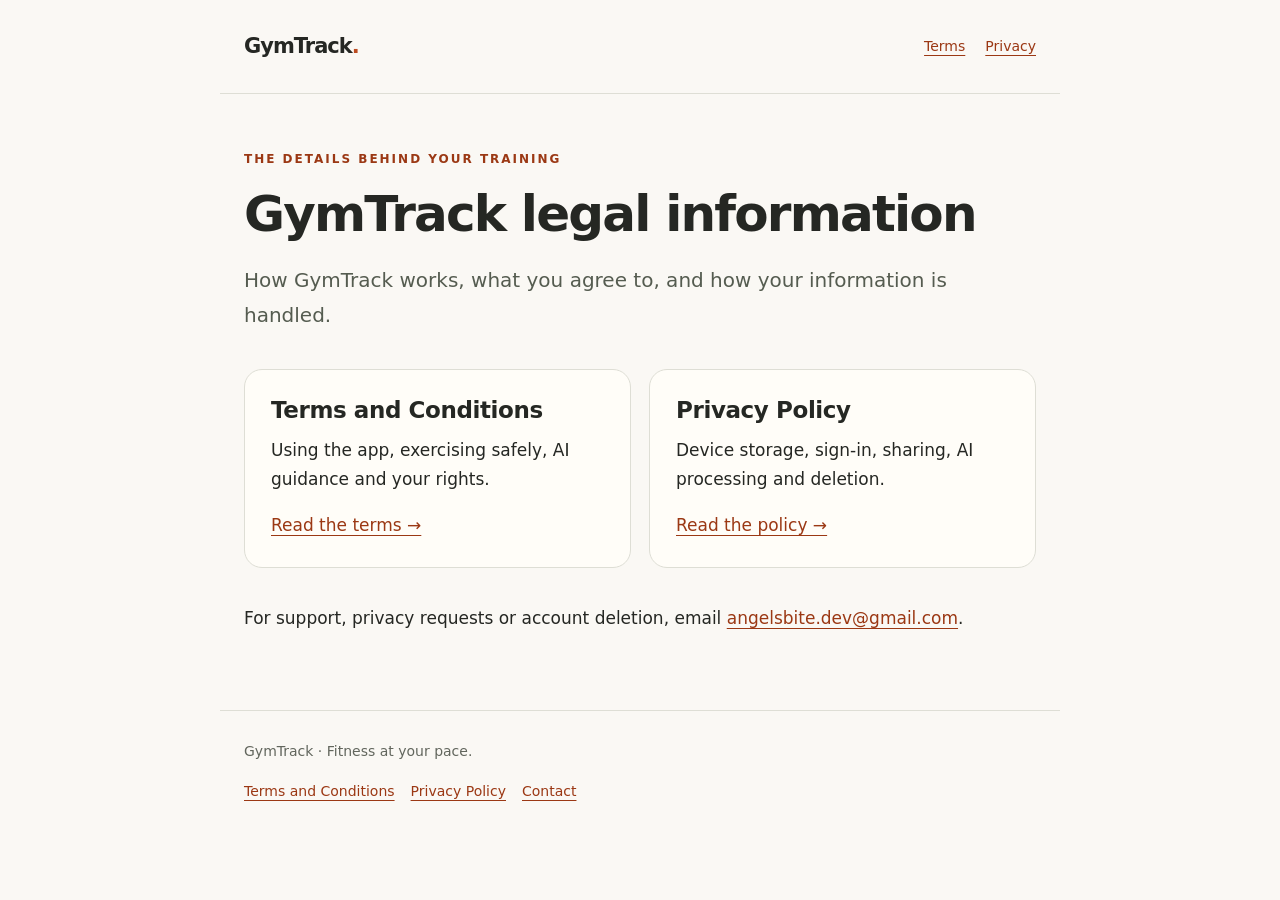
<file: index.html>
<!doctype html>
<html lang="en"><head><meta charset="utf-8"><meta name="viewport" content="width=device-width, initial-scale=1"><meta name="description" content="Legal information for GymTrack, the workout planning and fitness progress app."><title>Legal information · GymTrack</title><link rel="stylesheet" href="style.css"></head>
<body><a class="skip" href="#main">Skip to content</a><header><a class="brand" href="index.html">GymTrack<span aria-hidden="true" style="color:#bc4b20">.</span></a><nav aria-label="Legal"><a href="terms.html">Terms</a><a href="privacy.html">Privacy</a></nav></header><main id="main"><p class="eyebrow">The details behind your training</p><h1>GymTrack legal information</h1><p class="intro">How GymTrack works, what you agree to, and how your information is handled.</p><div class="cards"><section class="card"><h2>Terms and Conditions</h2><p>Using the app, exercising safely, AI guidance and your rights.</p><a href="terms.html">Read the terms →</a></section><section class="card"><h2>Privacy Policy</h2><p>Device storage, sign-in, sharing, AI processing and deletion.</p><a href="privacy.html">Read the policy →</a></section></div><p>For support, privacy requests or account deletion, email <a href="mailto:angelsbite.dev@gmail.com">angelsbite.dev@gmail.com</a>.</p></main><footer><p>GymTrack · Fitness at your pace.</p><a href="terms.html">Terms and Conditions</a><a href="privacy.html">Privacy Policy</a><a href="mailto:angelsbite.dev@gmail.com">Contact</a></footer></body></html>
</file>
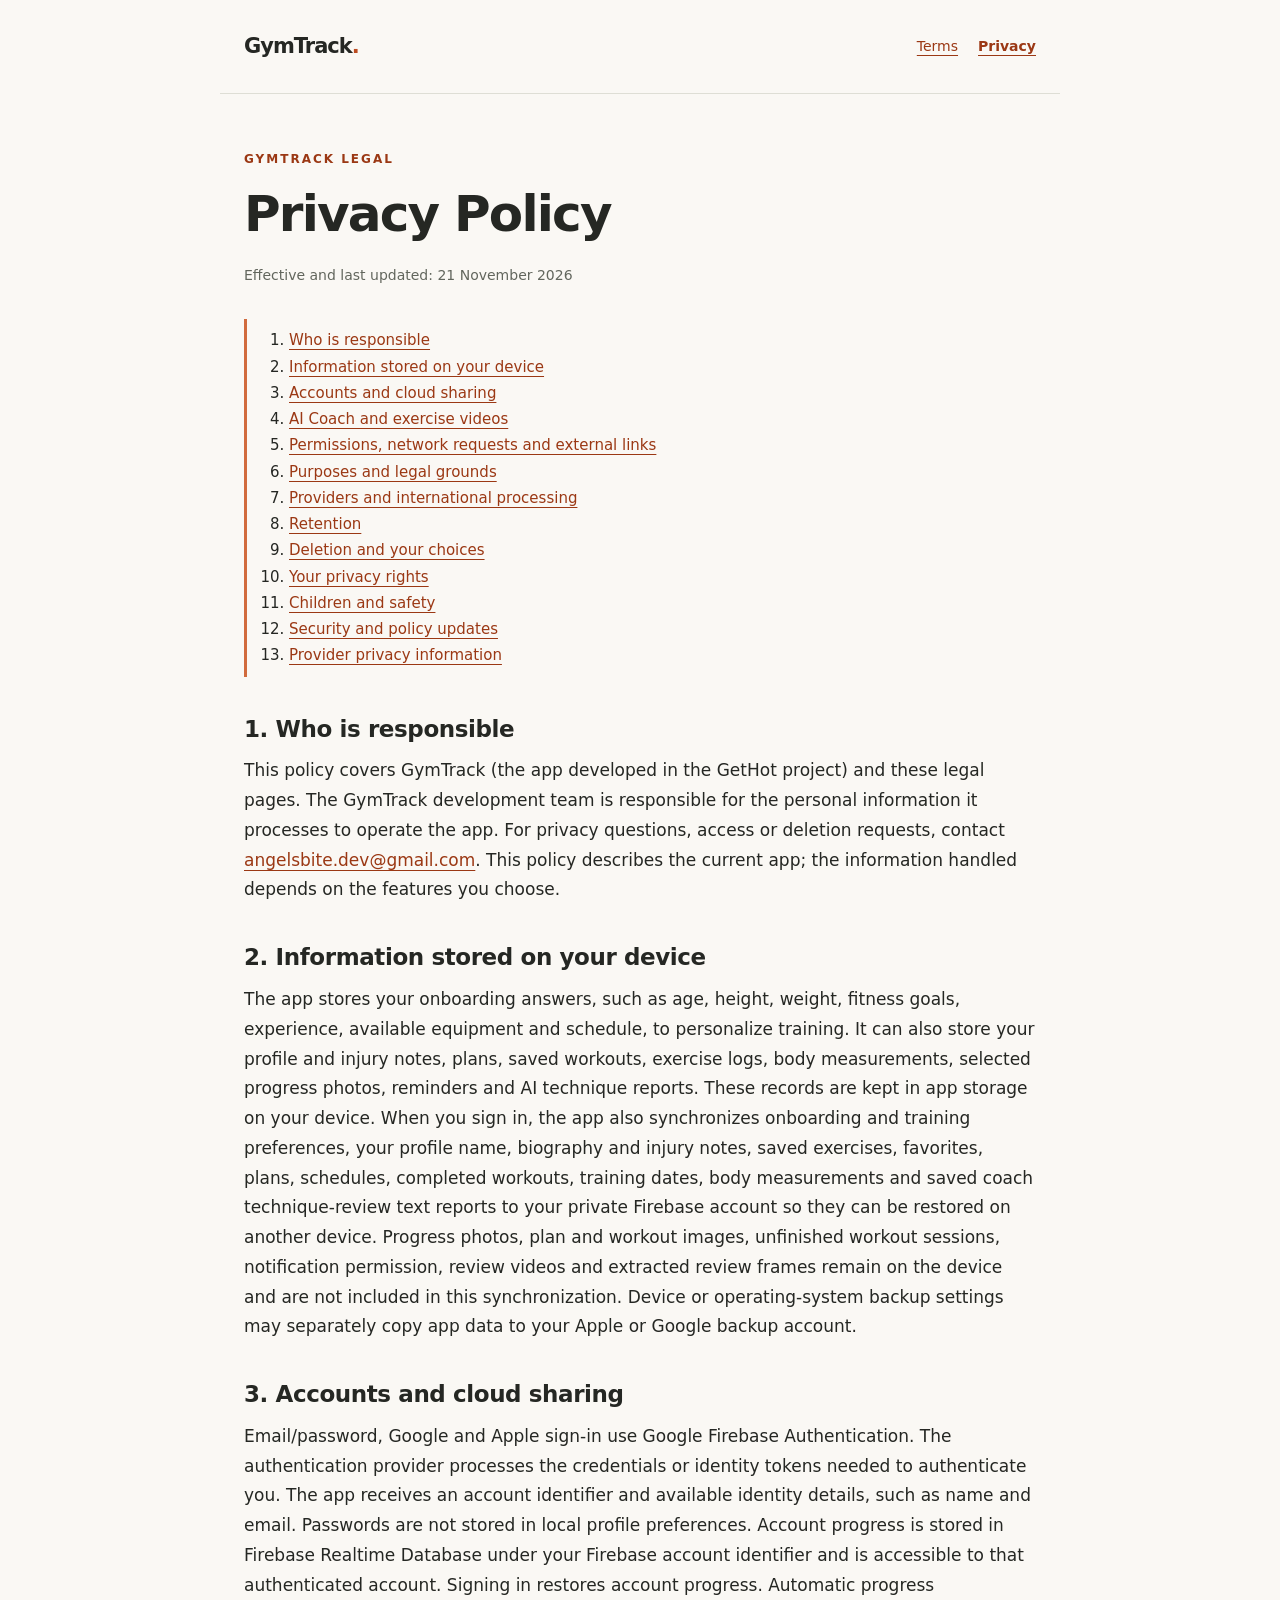
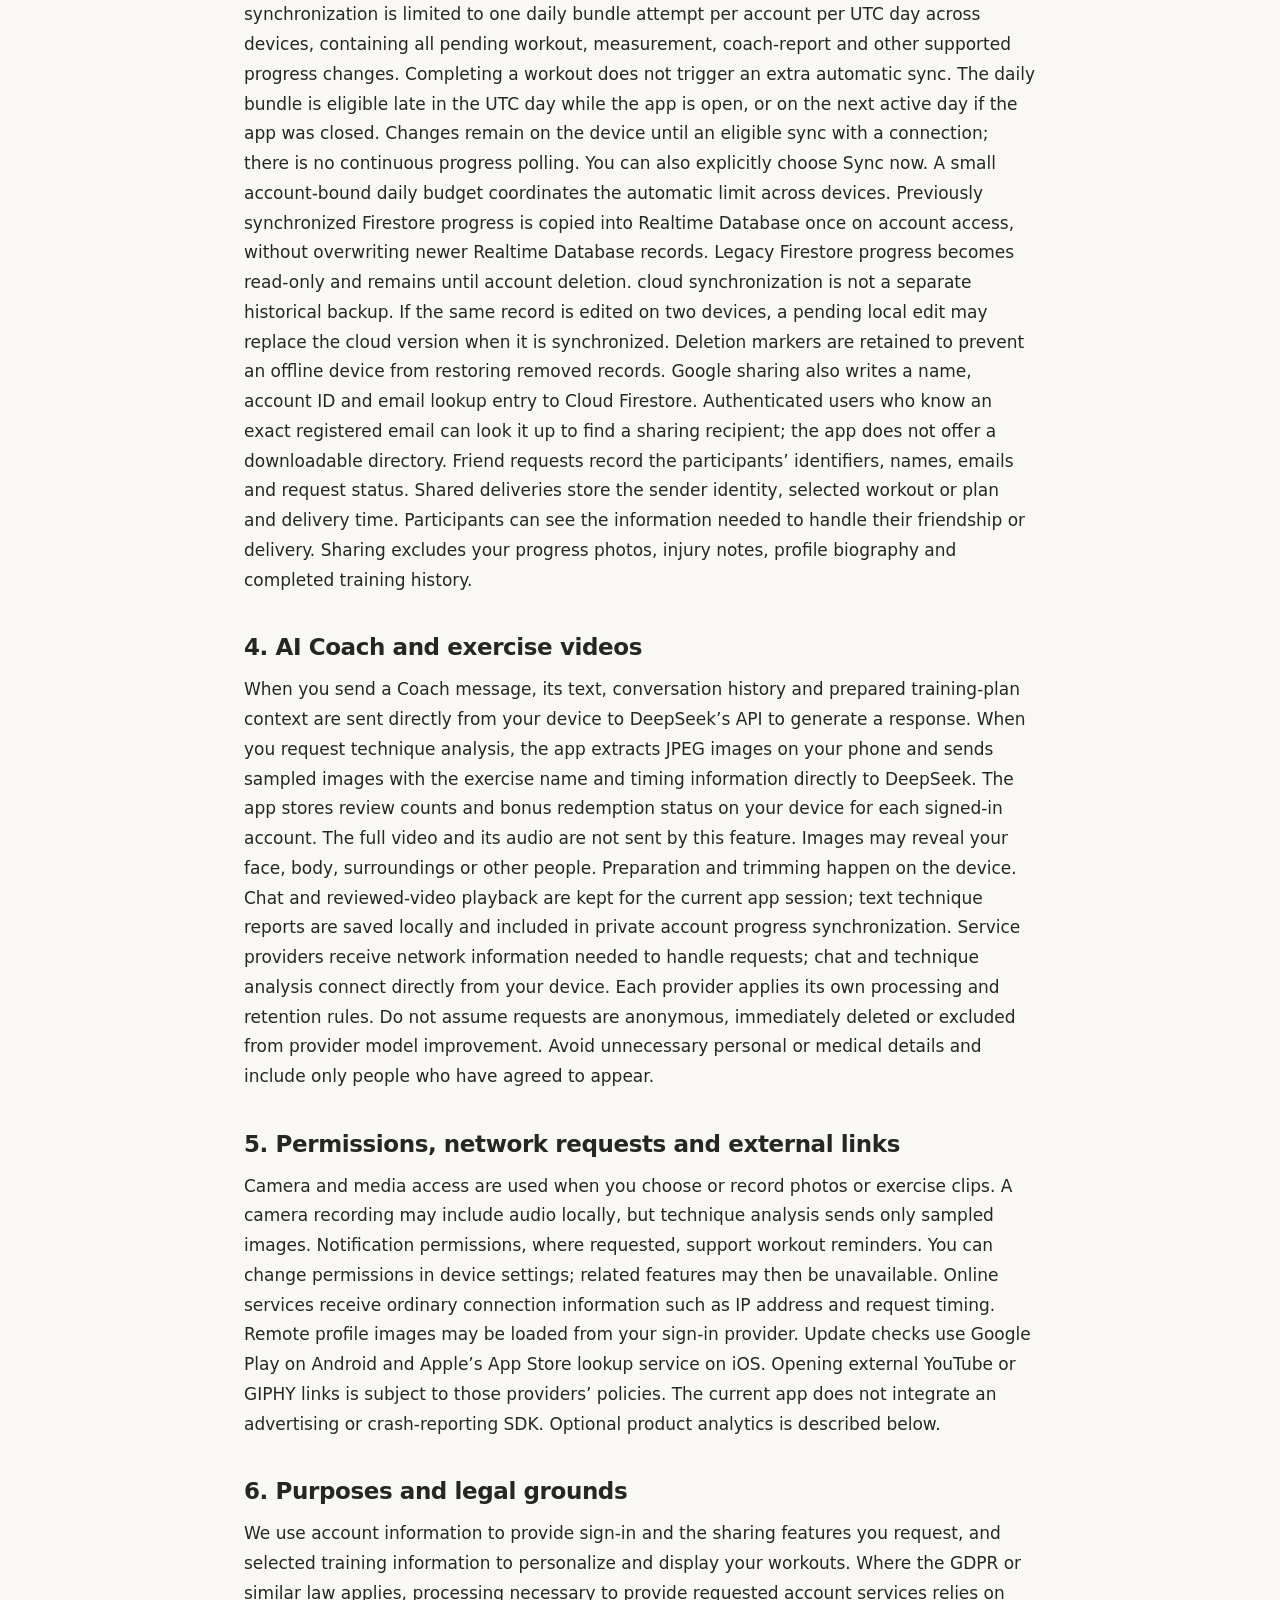
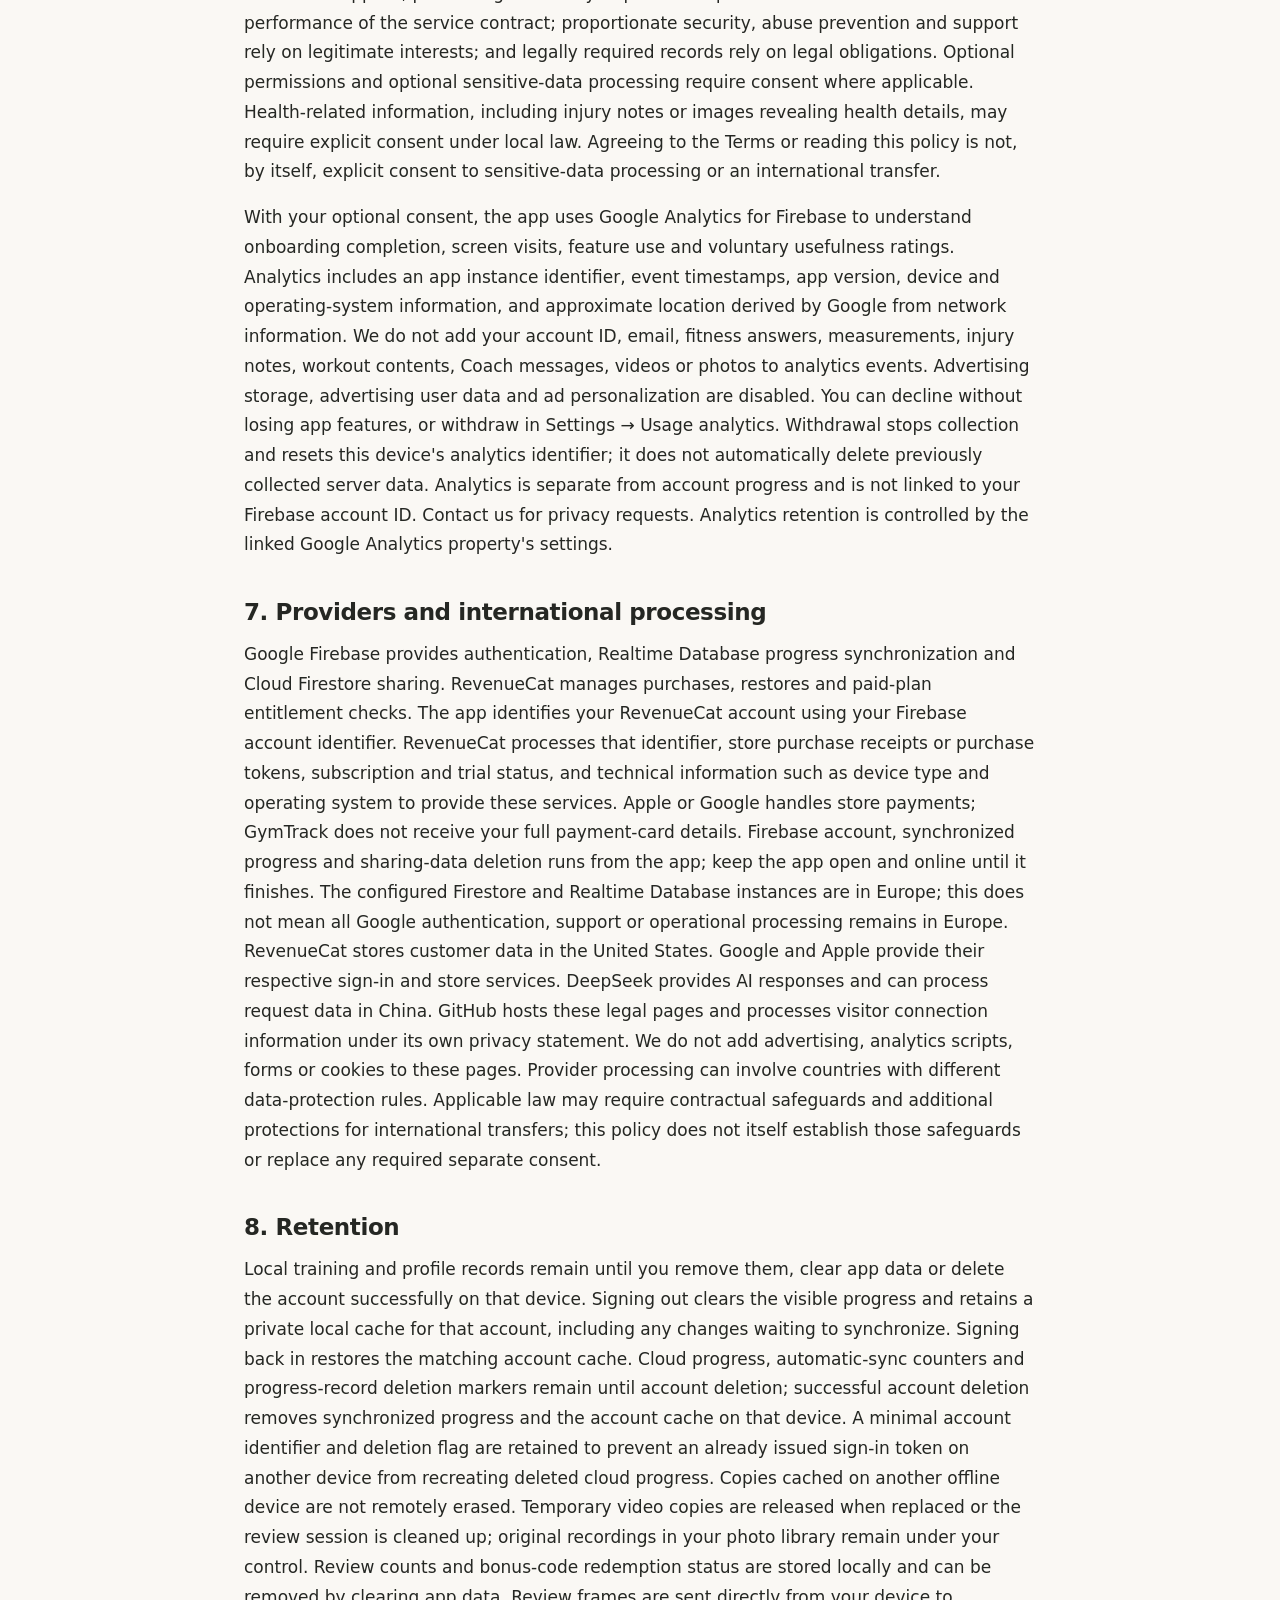
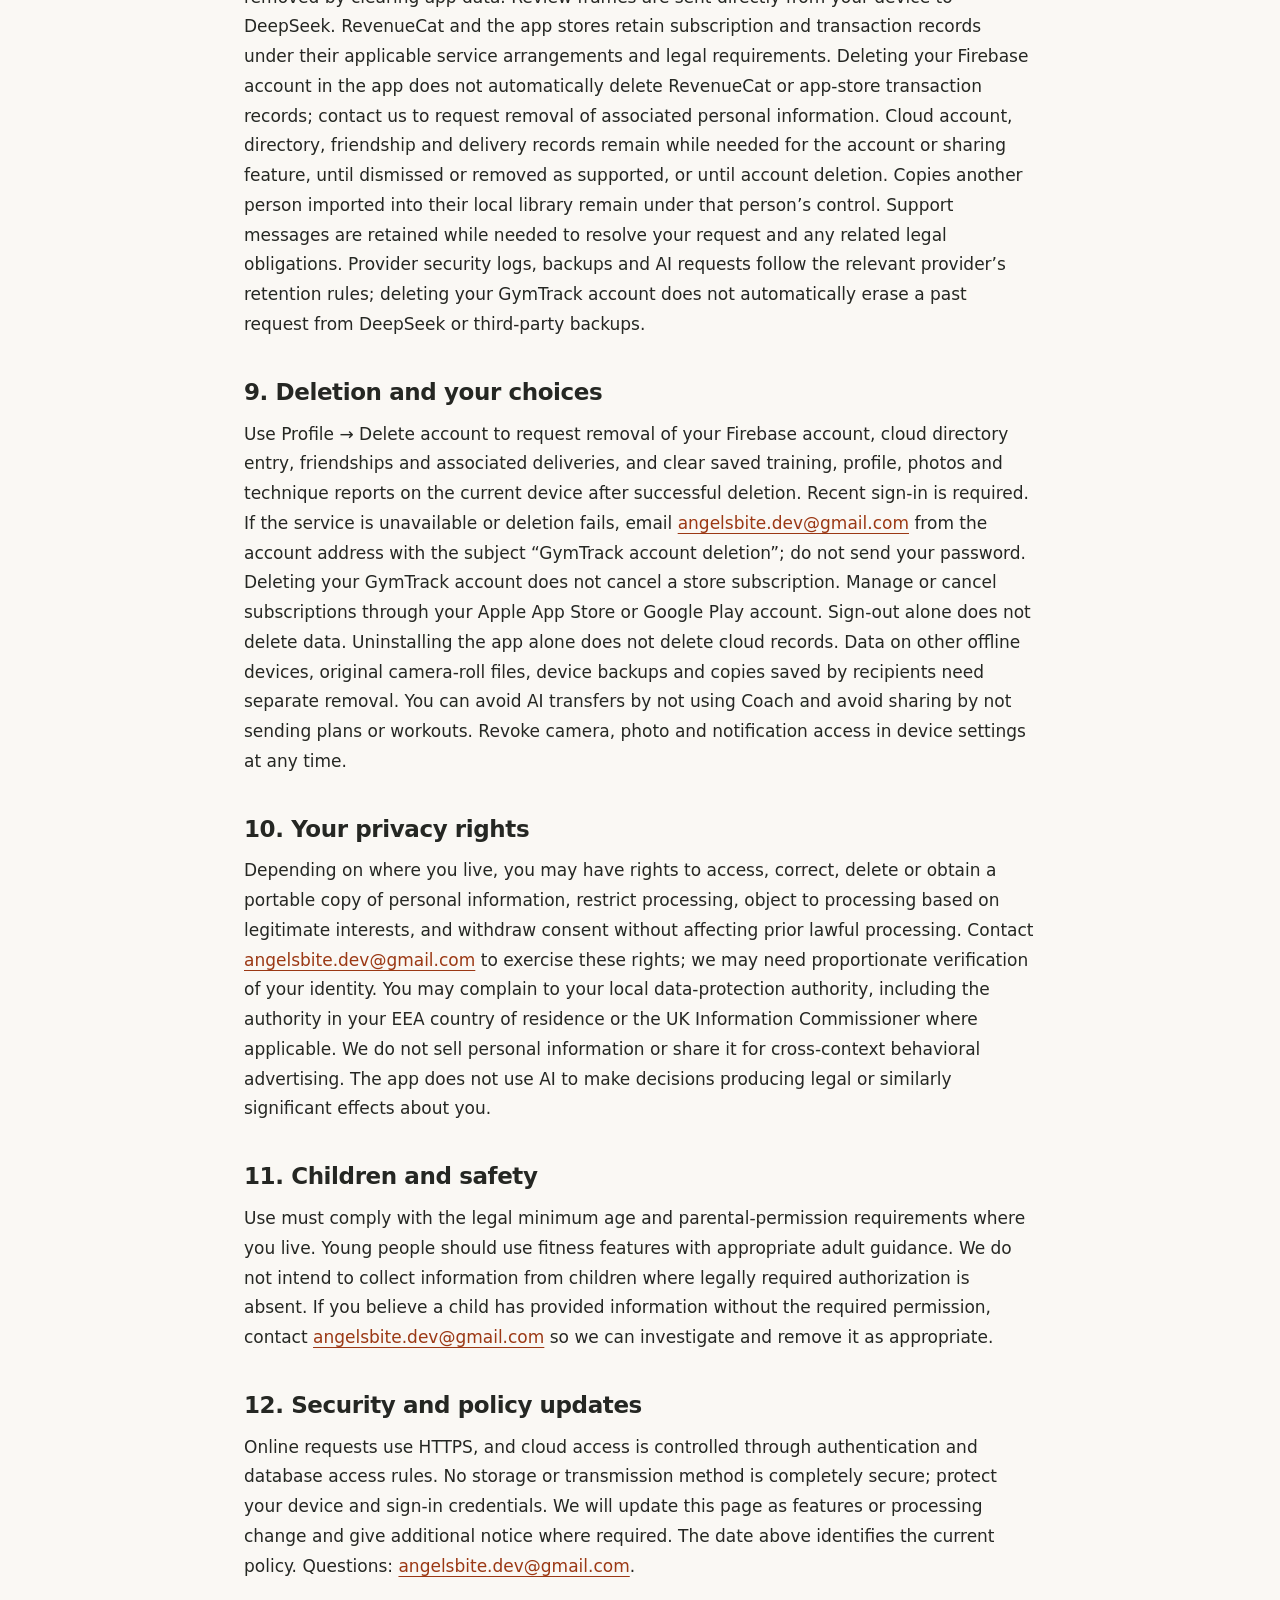
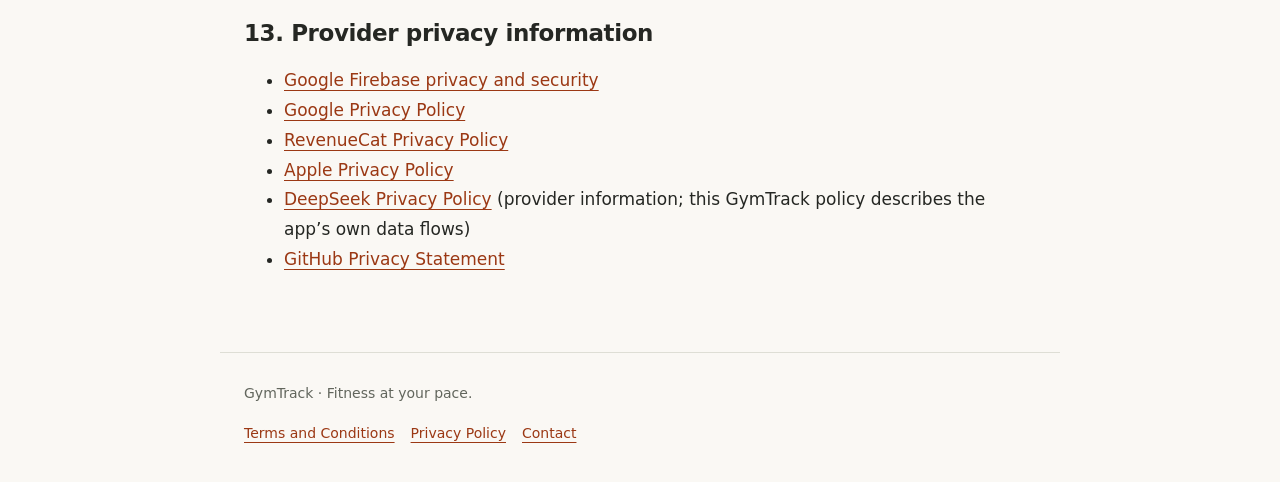
<file: privacy.html>
<!doctype html>
<html lang="en"><head><meta charset="utf-8"><meta name="viewport" content="width=device-width, initial-scale=1"><meta name="description" content="Privacy Policy for GymTrack, the workout planning and fitness progress app."><title>Privacy Policy · GymTrack</title><link rel="stylesheet" href="style.css"></head>
<body><a class="skip" href="#main">Skip to content</a><header><a class="brand" href="index.html">GymTrack<span aria-hidden="true" style="color:#bc4b20">.</span></a><nav aria-label="Legal"><a href="terms.html">Terms</a><a href="privacy.html" aria-current="page">Privacy</a></nav></header><main id="main"><p class="eyebrow">GymTrack legal</p><h1>Privacy Policy</h1><p class="date">Effective and last updated: <time datetime="2026-11-21">21 November 2026</time></p><nav class="toc" aria-label="On this page"><ol><li><a href="#section-1">Who is responsible</a></li><li><a href="#section-2">Information stored on your device</a></li><li><a href="#section-3">Accounts and cloud sharing</a></li><li><a href="#section-4">AI Coach and exercise videos</a></li><li><a href="#section-5">Permissions, network requests and external links</a></li><li><a href="#section-6">Purposes and legal grounds</a></li><li><a href="#section-7">Providers and international processing</a></li><li><a href="#section-8">Retention</a></li><li><a href="#section-9">Deletion and your choices</a></li><li><a href="#section-10">Your privacy rights</a></li><li><a href="#section-11">Children and safety</a></li><li><a href="#section-12">Security and policy updates</a></li><li><a href="#section-13">Provider privacy information</a></li></ol></nav><section aria-labelledby="section-1"><h2 id="section-1">1. Who is responsible</h2><p>This policy covers GymTrack (the app developed in the GetHot project) and these legal pages. The GymTrack development team is responsible for the personal information it processes to operate the app. For privacy questions, access or deletion requests, contact <a href="mailto:angelsbite.dev@gmail.com">angelsbite.dev@gmail.com</a>. This policy describes the current app; the information handled depends on the features you choose.</p></section><section aria-labelledby="section-2"><h2 id="section-2">2. Information stored on your device</h2><p>The app stores your onboarding answers, such as age, height, weight, fitness goals, experience, available equipment and schedule, to personalize training. It can also store your profile and injury notes, plans, saved workouts, exercise logs, body measurements, selected progress photos, reminders and AI technique reports. These records are kept in app storage on your device. When you sign in, the app also synchronizes onboarding and training preferences, your profile name, biography and injury notes, saved exercises, favorites, plans, schedules, completed workouts, training dates, body measurements and saved coach technique-review text reports to your private Firebase account so they can be restored on another device. Progress photos, plan and workout images, unfinished workout sessions, notification permission, review videos and extracted review frames remain on the device and are not included in this synchronization. Device or operating-system backup settings may separately copy app data to your Apple or Google backup account.</p></section><section aria-labelledby="section-3"><h2 id="section-3">3. Accounts and cloud sharing</h2><p>Email/password, Google and Apple sign-in use Google Firebase Authentication. The authentication provider processes the credentials or identity tokens needed to authenticate you. The app receives an account identifier and available identity details, such as name and email. Passwords are not stored in local profile preferences. Account progress is stored in Firebase Realtime Database under your Firebase account identifier and is accessible to that authenticated account. Signing in restores account progress. Automatic progress synchronization is limited to one daily bundle attempt per account per UTC day across devices, containing all pending workout, measurement, coach-report and other supported progress changes. Completing a workout does not trigger an extra automatic sync. The daily bundle is eligible late in the UTC day while the app is open, or on the next active day if the app was closed. Changes remain on the device until an eligible sync with a connection; there is no continuous progress polling. You can also explicitly choose Sync now. A small account-bound daily budget coordinates the automatic limit across devices. Previously synchronized Firestore progress is copied into Realtime Database once on account access, without overwriting newer Realtime Database records. Legacy Firestore progress becomes read-only and remains until account deletion. cloud synchronization is not a separate historical backup. If the same record is edited on two devices, a pending local edit may replace the cloud version when it is synchronized. Deletion markers are retained to prevent an offline device from restoring removed records. Google sharing also writes a name, account ID and email lookup entry to Cloud Firestore. Authenticated users who know an exact registered email can look it up to find a sharing recipient; the app does not offer a downloadable directory. Friend requests record the participants’ identifiers, names, emails and request status. Shared deliveries store the sender identity, selected workout or plan and delivery time. Participants can see the information needed to handle their friendship or delivery. Sharing excludes your progress photos, injury notes, profile biography and completed training history.</p></section><section aria-labelledby="section-4"><h2 id="section-4">4. AI Coach and exercise videos</h2><p>When you send a Coach message, its text, conversation history and prepared training-plan context are sent directly from your device to DeepSeek’s API to generate a response. When you request technique analysis, the app extracts JPEG images on your phone and sends sampled images with the exercise name and timing information directly to DeepSeek. The app stores review counts and bonus redemption status on your device for each signed-in account. The full video and its audio are not sent by this feature. Images may reveal your face, body, surroundings or other people. Preparation and trimming happen on the device. Chat and reviewed-video playback are kept for the current app session; text technique reports are saved locally and included in private account progress synchronization. Service providers receive network information needed to handle requests; chat and technique analysis connect directly from your device. Each provider applies its own processing and retention rules. Do not assume requests are anonymous, immediately deleted or excluded from provider model improvement. Avoid unnecessary personal or medical details and include only people who have agreed to appear.</p></section><section aria-labelledby="section-5"><h2 id="section-5">5. Permissions, network requests and external links</h2><p>Camera and media access are used when you choose or record photos or exercise clips. A camera recording may include audio locally, but technique analysis sends only sampled images. Notification permissions, where requested, support workout reminders. You can change permissions in device settings; related features may then be unavailable. Online services receive ordinary connection information such as IP address and request timing. Remote profile images may be loaded from your sign-in provider. Update checks use Google Play on Android and Apple’s App Store lookup service on iOS. Opening external YouTube or GIPHY links is subject to those providers’ policies. The current app does not integrate an advertising or crash-reporting SDK. Optional product analytics is described below.</p></section><section aria-labelledby="section-6"><h2 id="section-6">6. Purposes and legal grounds</h2><p>We use account information to provide sign-in and the sharing features you request, and selected training information to personalize and display your workouts. Where the GDPR or similar law applies, processing necessary to provide requested account services relies on performance of the service contract; proportionate security, abuse prevention and support rely on legitimate interests; and legally required records rely on legal obligations. Optional permissions and optional sensitive-data processing require consent where applicable. Health-related information, including injury notes or images revealing health details, may require explicit consent under local law. Agreeing to the Terms or reading this policy is not, by itself, explicit consent to sensitive-data processing or an international transfer.</p><p>With your optional consent, the app uses Google Analytics for Firebase to understand onboarding completion, screen visits, feature use and voluntary usefulness ratings. Analytics includes an app instance identifier, event timestamps, app version, device and operating-system information, and approximate location derived by Google from network information. We do not add your account ID, email, fitness answers, measurements, injury notes, workout contents, Coach messages, videos or photos to analytics events. Advertising storage, advertising user data and ad personalization are disabled. You can decline without losing app features, or withdraw in Settings → Usage analytics. Withdrawal stops collection and resets this device's analytics identifier; it does not automatically delete previously collected server data. Analytics is separate from account progress and is not linked to your Firebase account ID. Contact us for privacy requests. Analytics retention is controlled by the linked Google Analytics property's settings.</p></section><section aria-labelledby="section-7"><h2 id="section-7">7. Providers and international processing</h2><p>Google Firebase provides authentication, Realtime Database progress synchronization and Cloud Firestore sharing. RevenueCat manages purchases, restores and paid-plan entitlement checks. The app identifies your RevenueCat account using your Firebase account identifier. RevenueCat processes that identifier, store purchase receipts or purchase tokens, subscription and trial status, and technical information such as device type and operating system to provide these services. Apple or Google handles store payments; GymTrack does not receive your full payment-card details. Firebase account, synchronized progress and sharing-data deletion runs from the app; keep the app open and online until it finishes. The configured Firestore and Realtime Database instances are in Europe; this does not mean all Google authentication, support or operational processing remains in Europe. RevenueCat stores customer data in the United States. Google and Apple provide their respective sign-in and store services. DeepSeek provides AI responses and can process request data in China. GitHub hosts these legal pages and processes visitor connection information under its own privacy statement. We do not add advertising, analytics scripts, forms or cookies to these pages. Provider processing can involve countries with different data-protection rules. Applicable law may require contractual safeguards and additional protections for international transfers; this policy does not itself establish those safeguards or replace any required separate consent.</p></section><section aria-labelledby="section-8"><h2 id="section-8">8. Retention</h2><p>Local training and profile records remain until you remove them, clear app data or delete the account successfully on that device. Signing out clears the visible progress and retains a private local cache for that account, including any changes waiting to synchronize. Signing back in restores the matching account cache. Cloud progress, automatic-sync counters and progress-record deletion markers remain until account deletion; successful account deletion removes synchronized progress and the account cache on that device. A minimal account identifier and deletion flag are retained to prevent an already issued sign-in token on another device from recreating deleted cloud progress. Copies cached on another offline device are not remotely erased. Temporary video copies are released when replaced or the review session is cleaned up; original recordings in your photo library remain under your control. Review counts and bonus-code redemption status are stored locally and can be removed by clearing app data. Review frames are sent directly from your device to DeepSeek. RevenueCat and the app stores retain subscription and transaction records under their applicable service arrangements and legal requirements. Deleting your Firebase account in the app does not automatically delete RevenueCat or app-store transaction records; contact us to request removal of associated personal information. Cloud account, directory, friendship and delivery records remain while needed for the account or sharing feature, until dismissed or removed as supported, or until account deletion. Copies another person imported into their local library remain under that person’s control. Support messages are retained while needed to resolve your request and any related legal obligations. Provider security logs, backups and AI requests follow the relevant provider’s retention rules; deleting your GymTrack account does not automatically erase a past request from DeepSeek or third-party backups.</p></section><section aria-labelledby="section-9"><h2 id="section-9">9. Deletion and your choices</h2><p>Use Profile → Delete account to request removal of your Firebase account, cloud directory entry, friendships and associated deliveries, and clear saved training, profile, photos and technique reports on the current device after successful deletion. Recent sign-in is required. If the service is unavailable or deletion fails, email <a href="mailto:angelsbite.dev@gmail.com">angelsbite.dev@gmail.com</a> from the account address with the subject “GymTrack account deletion”; do not send your password. Deleting your GymTrack account does not cancel a store subscription. Manage or cancel subscriptions through your Apple App Store or Google Play account. Sign-out alone does not delete data. Uninstalling the app alone does not delete cloud records. Data on other offline devices, original camera-roll files, device backups and copies saved by recipients need separate removal. You can avoid AI transfers by not using Coach and avoid sharing by not sending plans or workouts. Revoke camera, photo and notification access in device settings at any time.</p></section><section aria-labelledby="section-10"><h2 id="section-10">10. Your privacy rights</h2><p>Depending on where you live, you may have rights to access, correct, delete or obtain a portable copy of personal information, restrict processing, object to processing based on legitimate interests, and withdraw consent without affecting prior lawful processing. Contact <a href="mailto:angelsbite.dev@gmail.com">angelsbite.dev@gmail.com</a> to exercise these rights; we may need proportionate verification of your identity. You may complain to your local data-protection authority, including the authority in your EEA country of residence or the UK Information Commissioner where applicable. We do not sell personal information or share it for cross-context behavioral advertising. The app does not use AI to make decisions producing legal or similarly significant effects about you.</p></section><section aria-labelledby="section-11"><h2 id="section-11">11. Children and safety</h2><p>Use must comply with the legal minimum age and parental-permission requirements where you live. Young people should use fitness features with appropriate adult guidance. We do not intend to collect information from children where legally required authorization is absent. If you believe a child has provided information without the required permission, contact <a href="mailto:angelsbite.dev@gmail.com">angelsbite.dev@gmail.com</a> so we can investigate and remove it as appropriate.</p></section><section aria-labelledby="section-12"><h2 id="section-12">12. Security and policy updates</h2><p>Online requests use HTTPS, and cloud access is controlled through authentication and database access rules. No storage or transmission method is completely secure; protect your device and sign-in credentials. We will update this page as features or processing change and give additional notice where required. The date above identifies the current policy. Questions: <a href="mailto:angelsbite.dev@gmail.com">angelsbite.dev@gmail.com</a>.</p></section><section aria-labelledby="section-13"><h2 id="section-13">13. Provider privacy information</h2><ul><li><a href="https://firebase.google.com/support/privacy">Google Firebase privacy and security</a></li><li><a href="https://policies.google.com/privacy">Google Privacy Policy</a></li><li><a href="https://www.revenuecat.com/privacy">RevenueCat Privacy Policy</a></li><li><a href="https://www.apple.com/legal/privacy/">Apple Privacy Policy</a></li><li><a href="https://cdn.deepseek.com/policies/en-US/deepseek-privacy-policy.html">DeepSeek Privacy Policy</a> (provider information; this GymTrack policy describes the app’s own data flows)</li><li><a href="https://docs.github.com/en/site-policy/privacy-policies/github-general-privacy-statement">GitHub Privacy Statement</a></li></ul></section></main><footer><p>GymTrack · Fitness at your pace.</p><a href="terms.html">Terms and Conditions</a><a href="privacy.html">Privacy Policy</a><a href="mailto:angelsbite.dev@gmail.com">Contact</a></footer></body></html>
</file>
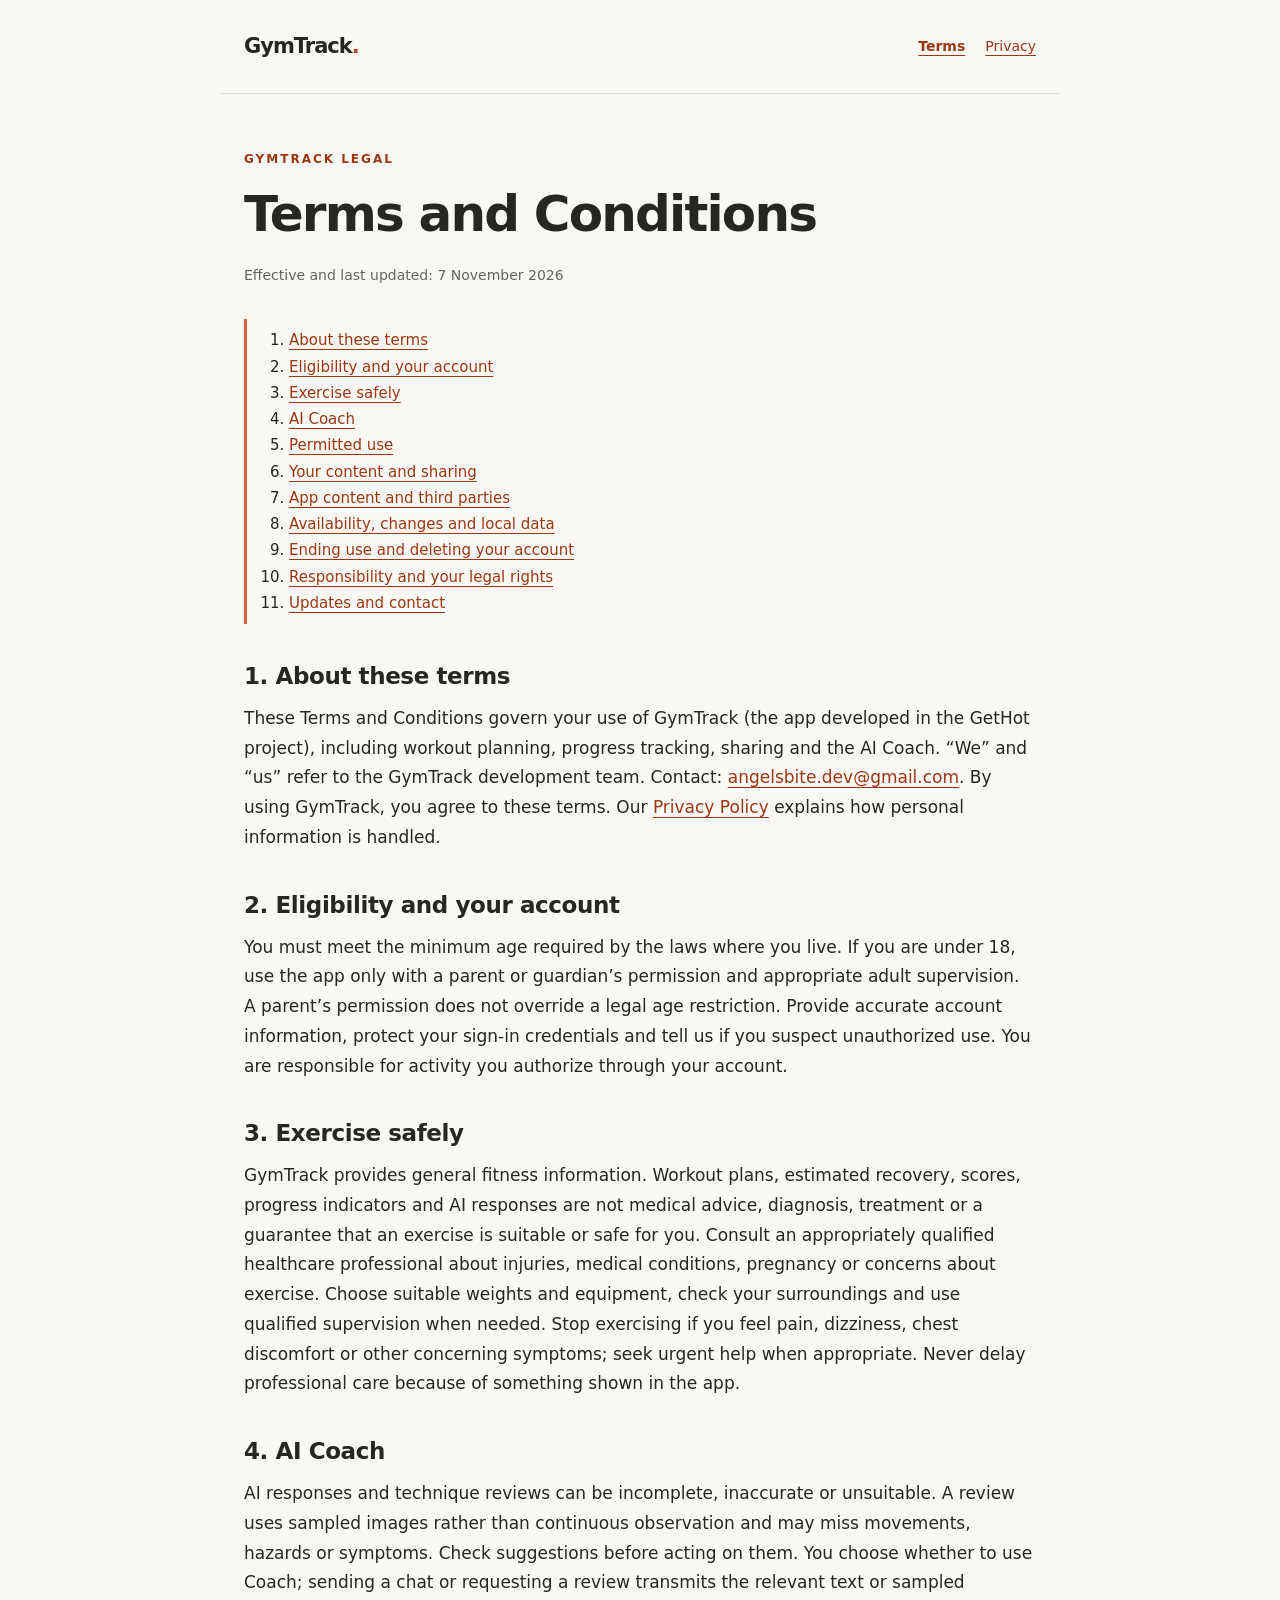
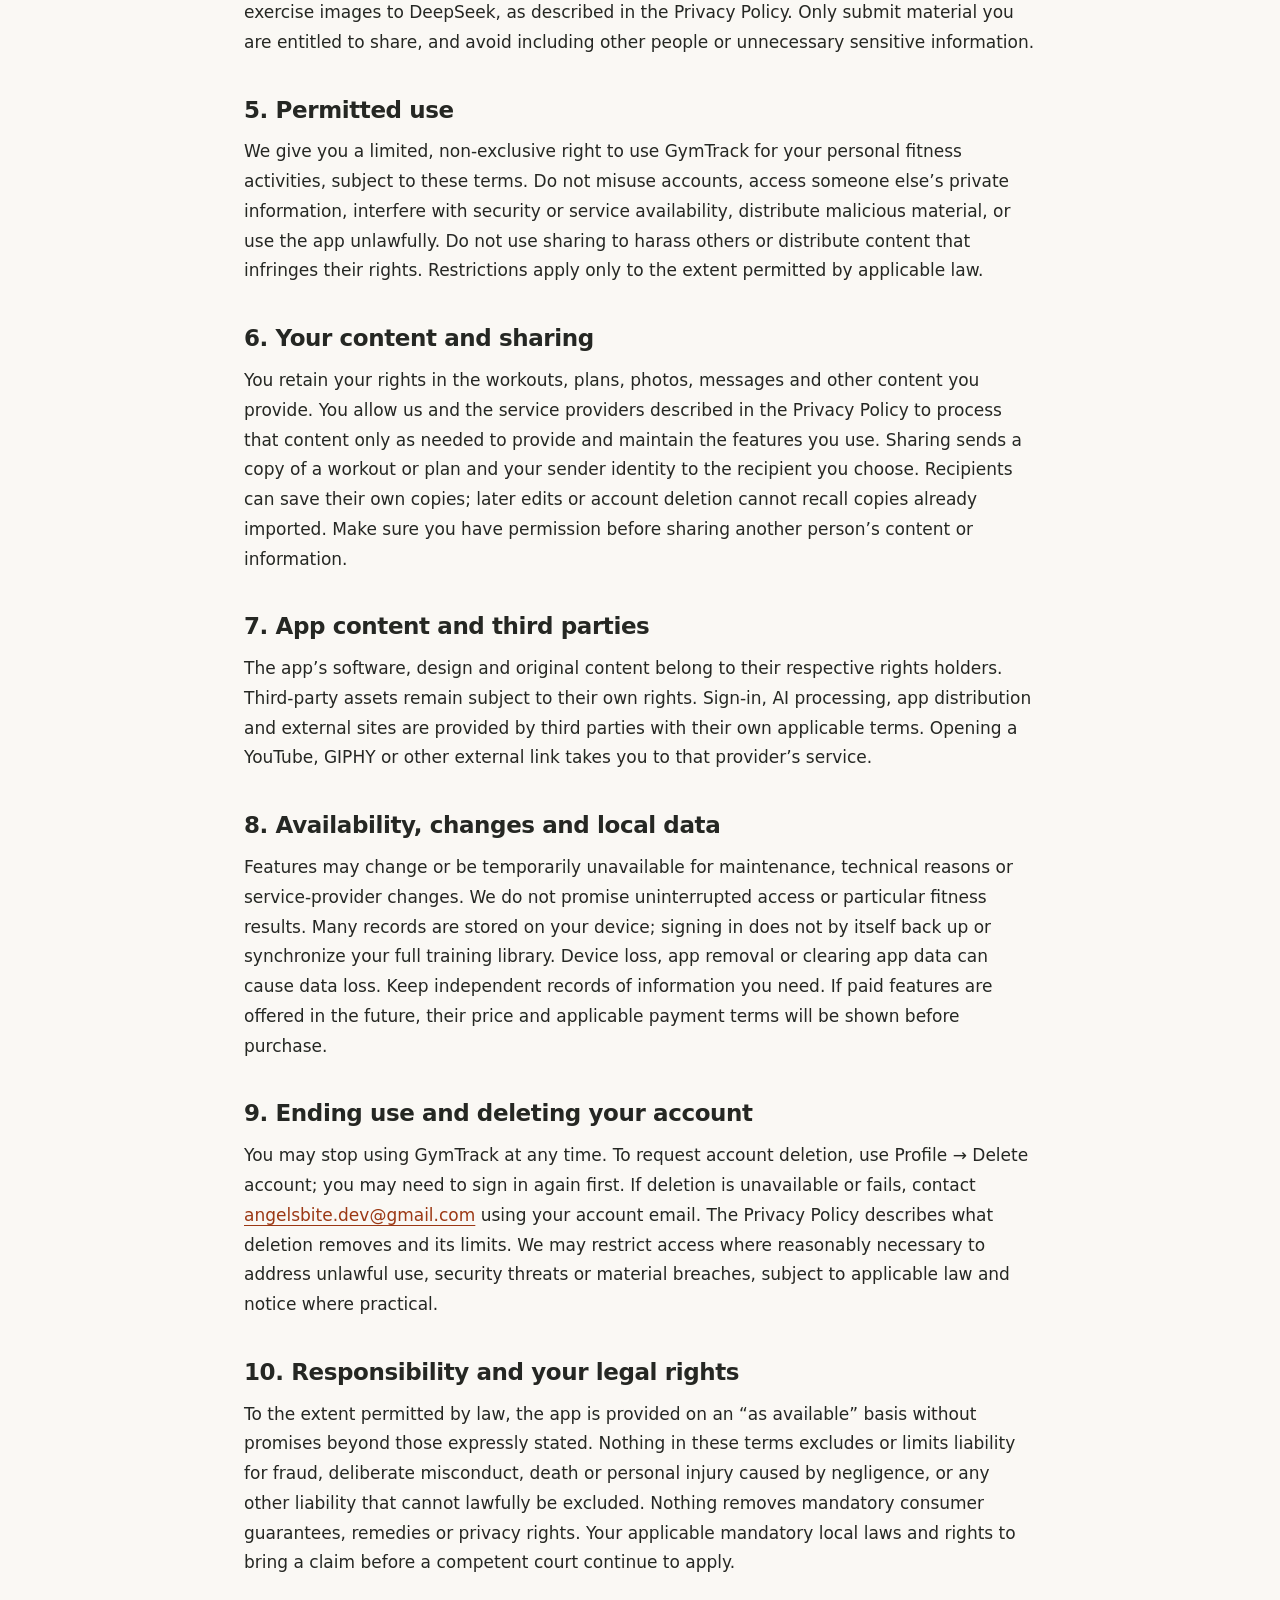
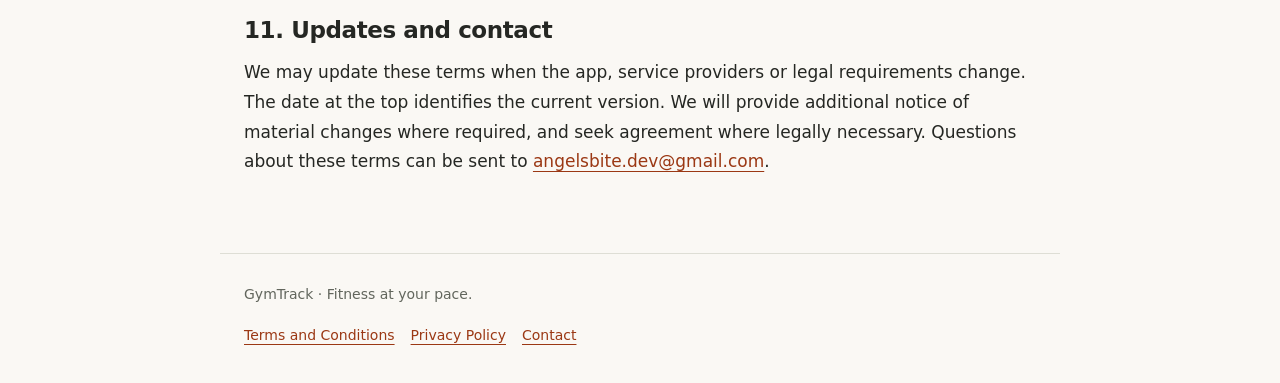
<file: terms.html>
<!doctype html>
<html lang="en"><head><meta charset="utf-8"><meta name="viewport" content="width=device-width, initial-scale=1"><meta name="description" content="Terms and Conditions for GymTrack, the workout planning and fitness progress app."><title>Terms and Conditions · GymTrack</title><link rel="stylesheet" href="style.css"></head>
<body><a class="skip" href="#main">Skip to content</a><header><a class="brand" href="index.html">GymTrack<span aria-hidden="true" style="color:#bc4b20">.</span></a><nav aria-label="Legal"><a href="terms.html" aria-current="page">Terms</a><a href="privacy.html">Privacy</a></nav></header><main id="main"><p class="eyebrow">GymTrack legal</p><h1>Terms and Conditions</h1><p class="date">Effective and last updated: <time datetime="2026-11-07">7 November 2026</time></p><nav class="toc" aria-label="On this page"><ol><li><a href="#section-1">About these terms</a></li><li><a href="#section-2">Eligibility and your account</a></li><li><a href="#section-3">Exercise safely</a></li><li><a href="#section-4">AI Coach</a></li><li><a href="#section-5">Permitted use</a></li><li><a href="#section-6">Your content and sharing</a></li><li><a href="#section-7">App content and third parties</a></li><li><a href="#section-8">Availability, changes and local data</a></li><li><a href="#section-9">Ending use and deleting your account</a></li><li><a href="#section-10">Responsibility and your legal rights</a></li><li><a href="#section-11">Updates and contact</a></li></ol></nav><section aria-labelledby="section-1"><h2 id="section-1">1. About these terms</h2><p>These Terms and Conditions govern your use of GymTrack (the app developed in the GetHot project), including workout planning, progress tracking, sharing and the AI Coach. “We” and “us” refer to the GymTrack development team. Contact: <a href="mailto:angelsbite.dev@gmail.com">angelsbite.dev@gmail.com</a>. By using GymTrack, you agree to these terms. Our <a href="privacy.html">Privacy Policy</a> explains how personal information is handled.</p></section><section aria-labelledby="section-2"><h2 id="section-2">2. Eligibility and your account</h2><p>You must meet the minimum age required by the laws where you live. If you are under 18, use the app only with a parent or guardian’s permission and appropriate adult supervision. A parent’s permission does not override a legal age restriction. Provide accurate account information, protect your sign-in credentials and tell us if you suspect unauthorized use. You are responsible for activity you authorize through your account.</p></section><section aria-labelledby="section-3"><h2 id="section-3">3. Exercise safely</h2><p>GymTrack provides general fitness information. Workout plans, estimated recovery, scores, progress indicators and AI responses are not medical advice, diagnosis, treatment or a guarantee that an exercise is suitable or safe for you. Consult an appropriately qualified healthcare professional about injuries, medical conditions, pregnancy or concerns about exercise. Choose suitable weights and equipment, check your surroundings and use qualified supervision when needed. Stop exercising if you feel pain, dizziness, chest discomfort or other concerning symptoms; seek urgent help when appropriate. Never delay professional care because of something shown in the app.</p></section><section aria-labelledby="section-4"><h2 id="section-4">4. AI Coach</h2><p>AI responses and technique reviews can be incomplete, inaccurate or unsuitable. A review uses sampled images rather than continuous observation and may miss movements, hazards or symptoms. Check suggestions before acting on them. You choose whether to use Coach; sending a chat or requesting a review transmits the relevant text or sampled exercise images to DeepSeek, as described in the Privacy Policy. Only submit material you are entitled to share, and avoid including other people or unnecessary sensitive information.</p></section><section aria-labelledby="section-5"><h2 id="section-5">5. Permitted use</h2><p>We give you a limited, non-exclusive right to use GymTrack for your personal fitness activities, subject to these terms. Do not misuse accounts, access someone else’s private information, interfere with security or service availability, distribute malicious material, or use the app unlawfully. Do not use sharing to harass others or distribute content that infringes their rights. Restrictions apply only to the extent permitted by applicable law.</p></section><section aria-labelledby="section-6"><h2 id="section-6">6. Your content and sharing</h2><p>You retain your rights in the workouts, plans, photos, messages and other content you provide. You allow us and the service providers described in the Privacy Policy to process that content only as needed to provide and maintain the features you use. Sharing sends a copy of a workout or plan and your sender identity to the recipient you choose. Recipients can save their own copies; later edits or account deletion cannot recall copies already imported. Make sure you have permission before sharing another person’s content or information.</p></section><section aria-labelledby="section-7"><h2 id="section-7">7. App content and third parties</h2><p>The app’s software, design and original content belong to their respective rights holders. Third-party assets remain subject to their own rights. Sign-in, AI processing, app distribution and external sites are provided by third parties with their own applicable terms. Opening a YouTube, GIPHY or other external link takes you to that provider’s service.</p></section><section aria-labelledby="section-8"><h2 id="section-8">8. Availability, changes and local data</h2><p>Features may change or be temporarily unavailable for maintenance, technical reasons or service-provider changes. We do not promise uninterrupted access or particular fitness results. Many records are stored on your device; signing in does not by itself back up or synchronize your full training library. Device loss, app removal or clearing app data can cause data loss. Keep independent records of information you need. If paid features are offered in the future, their price and applicable payment terms will be shown before purchase.</p></section><section aria-labelledby="section-9"><h2 id="section-9">9. Ending use and deleting your account</h2><p>You may stop using GymTrack at any time. To request account deletion, use Profile → Delete account; you may need to sign in again first. If deletion is unavailable or fails, contact <a href="mailto:angelsbite.dev@gmail.com">angelsbite.dev@gmail.com</a> using your account email. The Privacy Policy describes what deletion removes and its limits. We may restrict access where reasonably necessary to address unlawful use, security threats or material breaches, subject to applicable law and notice where practical.</p></section><section aria-labelledby="section-10"><h2 id="section-10">10. Responsibility and your legal rights</h2><p>To the extent permitted by law, the app is provided on an “as available” basis without promises beyond those expressly stated. Nothing in these terms excludes or limits liability for fraud, deliberate misconduct, death or personal injury caused by negligence, or any other liability that cannot lawfully be excluded. Nothing removes mandatory consumer guarantees, remedies or privacy rights. Your applicable mandatory local laws and rights to bring a claim before a competent court continue to apply.</p></section><section aria-labelledby="section-11"><h2 id="section-11">11. Updates and contact</h2><p>We may update these terms when the app, service providers or legal requirements change. The date at the top identifies the current version. We will provide additional notice of material changes where required, and seek agreement where legally necessary. Questions about these terms can be sent to <a href="mailto:angelsbite.dev@gmail.com">angelsbite.dev@gmail.com</a>.</p></section></main><footer><p>GymTrack · Fitness at your pace.</p><a href="terms.html">Terms and Conditions</a><a href="privacy.html">Privacy Policy</a><a href="mailto:angelsbite.dev@gmail.com">Contact</a></footer></body></html>
</file>
<file: style.css>
*{box-sizing:border-box}html{color-scheme:light;scroll-behavior:smooth}body{margin:0;background:#faf8f4;color:#252723;font:17px/1.75 system-ui,-apple-system,BlinkMacSystemFont,"Segoe UI",sans-serif}a{color:#9b3814;text-underline-offset:4px}a:hover{color:#5f210a}a:focus-visible{outline:3px solid #b5471e;outline-offset:5px}.skip{position:absolute;left:16px;top:-80px;background:white;padding:8px}.skip:focus{top:8px}header,main,footer{max-width:840px;margin:auto;padding:28px 24px}header{display:flex;align-items:center;justify-content:space-between;gap:20px;border-bottom:1px solid #deded5}.brand{font-size:21px;font-weight:800;letter-spacing:-1px;color:#252723;text-decoration:none}nav{display:flex;gap:20px;font-size:14px}nav a[aria-current=page]{font-weight:700}main{padding-top:55px;padding-bottom:60px}h1{font-size:clamp(34px,6vw,50px);line-height:1.14;letter-spacing:-1.8px;margin:12px 0 20px}h2{font-size:23px;line-height:1.3;margin:38px 0 12px;letter-spacing:-.4px}p{margin:0 0 16px}.eyebrow{font-size:12px;letter-spacing:2px;text-transform:uppercase;font-weight:700;color:#9b3814}.date,footer{color:#62665d;font-size:14px}.intro{font-size:20px;color:#555c50}.cards{display:grid;grid-template-columns:1fr 1fr;gap:18px;margin:36px 0}.card{border:1px solid #deded5;border-radius:18px;padding:26px;background:#fffdf8}.card h2{margin:0 0 10px}.toc{border-left:3px solid #d16b3d;padding:8px 0 8px 22px;margin-top:32px}.toc ol{margin:0;padding-left:20px;font-size:15px}footer{border-top:1px solid #deded5;padding-bottom:36px}footer a{margin-right:16px}@media(max-width:540px){body{font-size:16px}header{align-items:flex-start;flex-direction:column;gap:8px}.cards{grid-template-columns:1fr}main{padding-top:36px}}@media print{header,footer,.toc,.skip{display:none}body{background:white;font-size:11pt}main{max-width:none;padding:0}h1{font-size:28pt}h2{break-after:avoid}a{color:inherit}}
</file>
